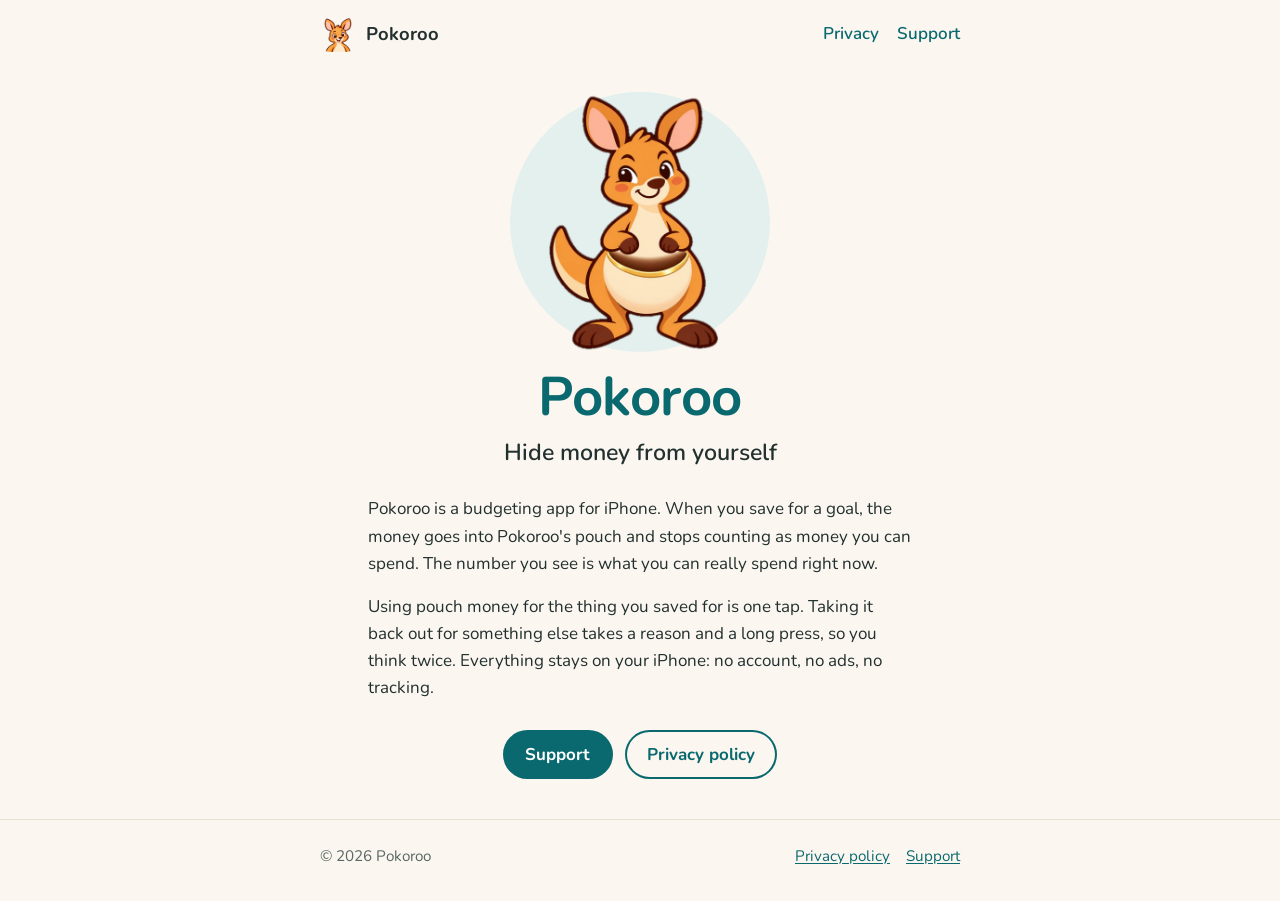
<file: index.html>
<!doctype html>
<html lang="en">
<head>
  <meta charset="utf-8">
  <meta name="viewport" content="width=device-width, initial-scale=1">
  <title>Pokoroo – Hide money from yourself</title>
  <meta name="description" content="Pokoroo is an iPhone budgeting app. Money saved for a goal goes into a kangaroo's pouch and stops counting as money you can spend.">
  <meta name="theme-color" content="#FBF7F0" media="(prefers-color-scheme: light)">
  <meta name="theme-color" content="#121A1A" media="(prefers-color-scheme: dark)">
  <link rel="icon" type="image/png" href="images/app-icon.png">
  <link rel="apple-touch-icon" href="images/app-icon.png">
  <link rel="stylesheet" href="style.css">
</head>
<body>
  <header class="site-header">
    <div class="wrap">
      <a class="brand" href="./" aria-current="page"><img src="images/app-icon.png" alt="" width="36" height="36">Pokoroo</a>
      <nav class="site-nav" aria-label="Site">
        <a href="privacy.html">Privacy</a>
        <a href="support.html">Support</a>
      </nav>
    </div>
  </header>

  <main class="wrap">
    <section class="hero">
      <div class="kangaroo">
        <img src="images/idle.png" alt="Pokoroo the kangaroo, standing with an empty pouch" width="560" height="560">
      </div>
      <h1>Pokoroo</h1>
      <p class="tagline">Hide money from yourself</p>

      <div class="intro">
        <p>Pokoroo is a budgeting app for iPhone. When you save for a goal, the money goes into Pokoroo's pouch and stops counting as money you can spend. The number you see is what you can really spend right now.</p>
        <p>Using pouch money for the thing you saved for is one tap. Taking it back out for something else takes a reason and a long press, so you think twice. Everything stays on your iPhone: no account, no ads, no tracking.</p>
      </div>

      <div class="links">
        <a class="button" href="support.html">Support</a>
        <a class="button secondary" href="privacy.html">Privacy policy</a>
      </div>
    </section>
  </main>

  <footer class="site-footer">
    <div class="wrap">
      <span>© 2026 Pokoroo</span>
      <nav aria-label="Footer">
        <a href="privacy.html">Privacy policy</a>
        <a href="support.html">Support</a>
      </nav>
    </div>
  </footer>
</body>
</html>
</file>
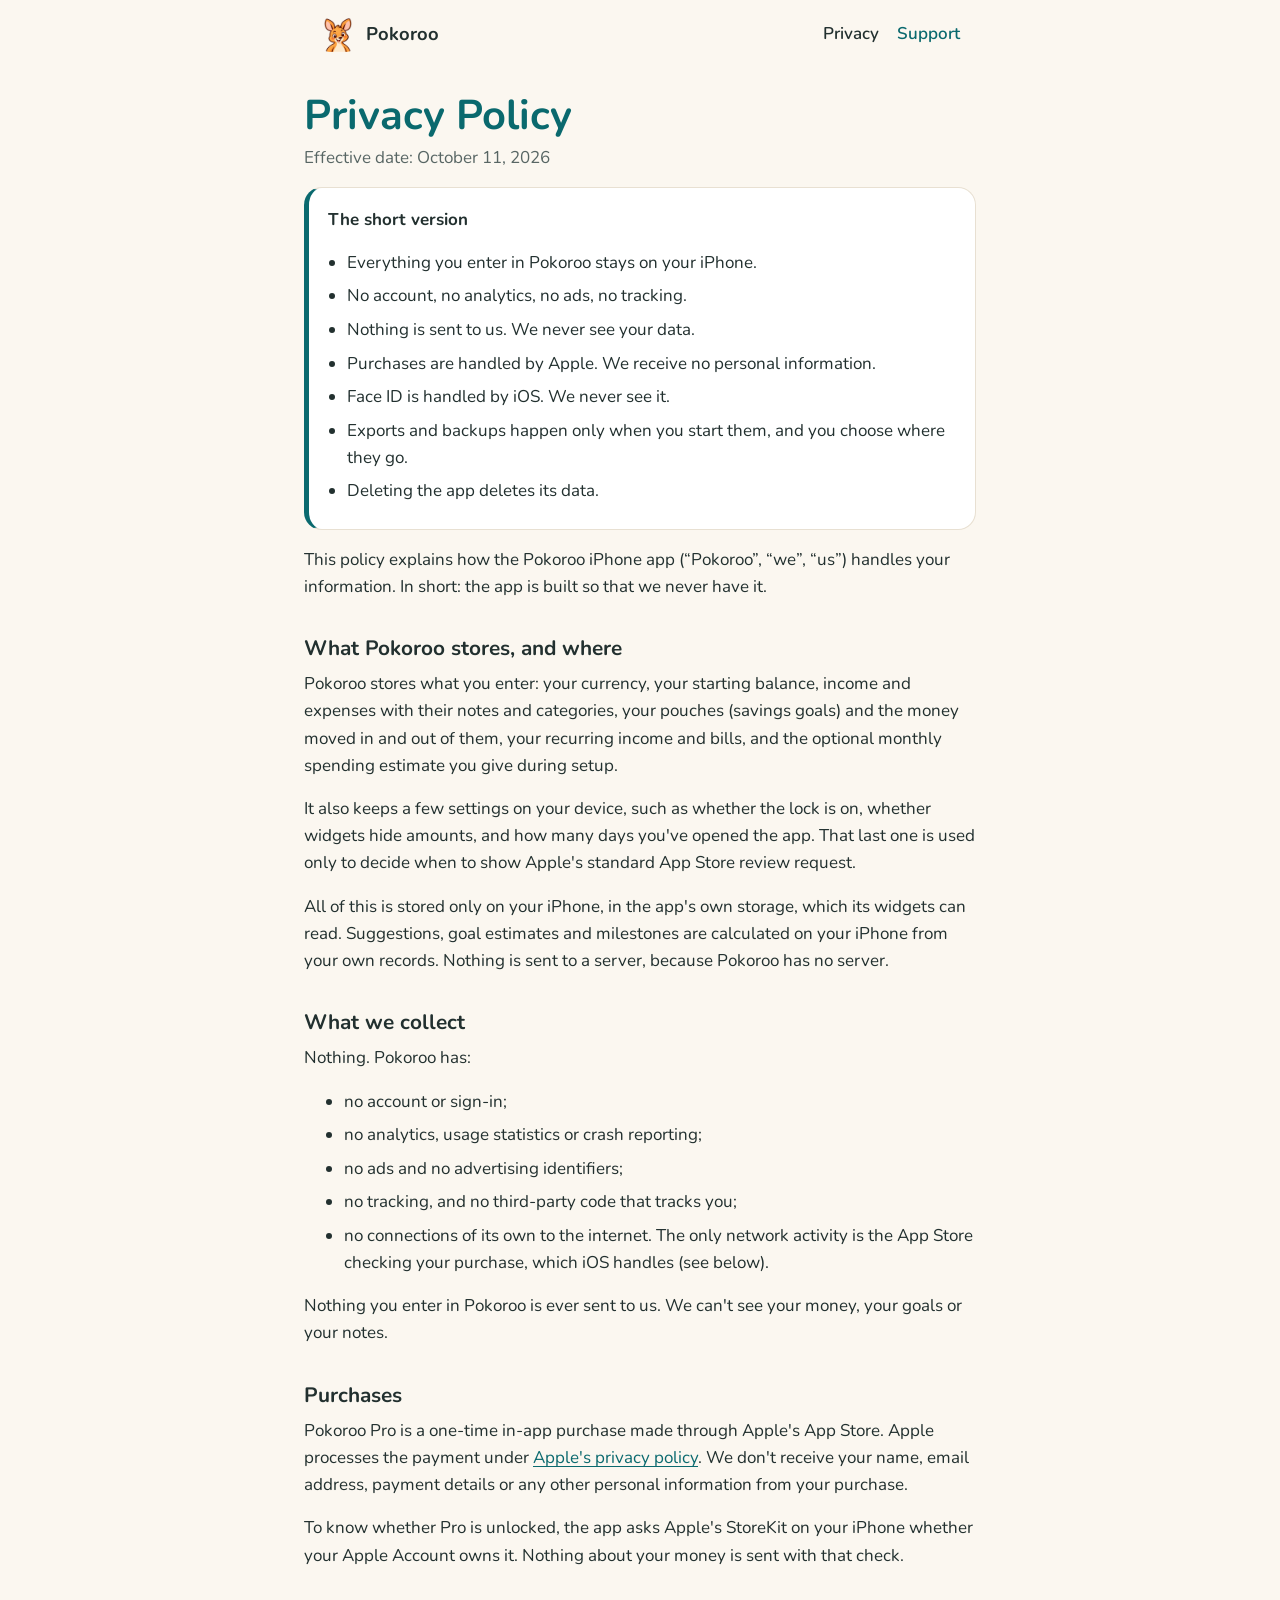
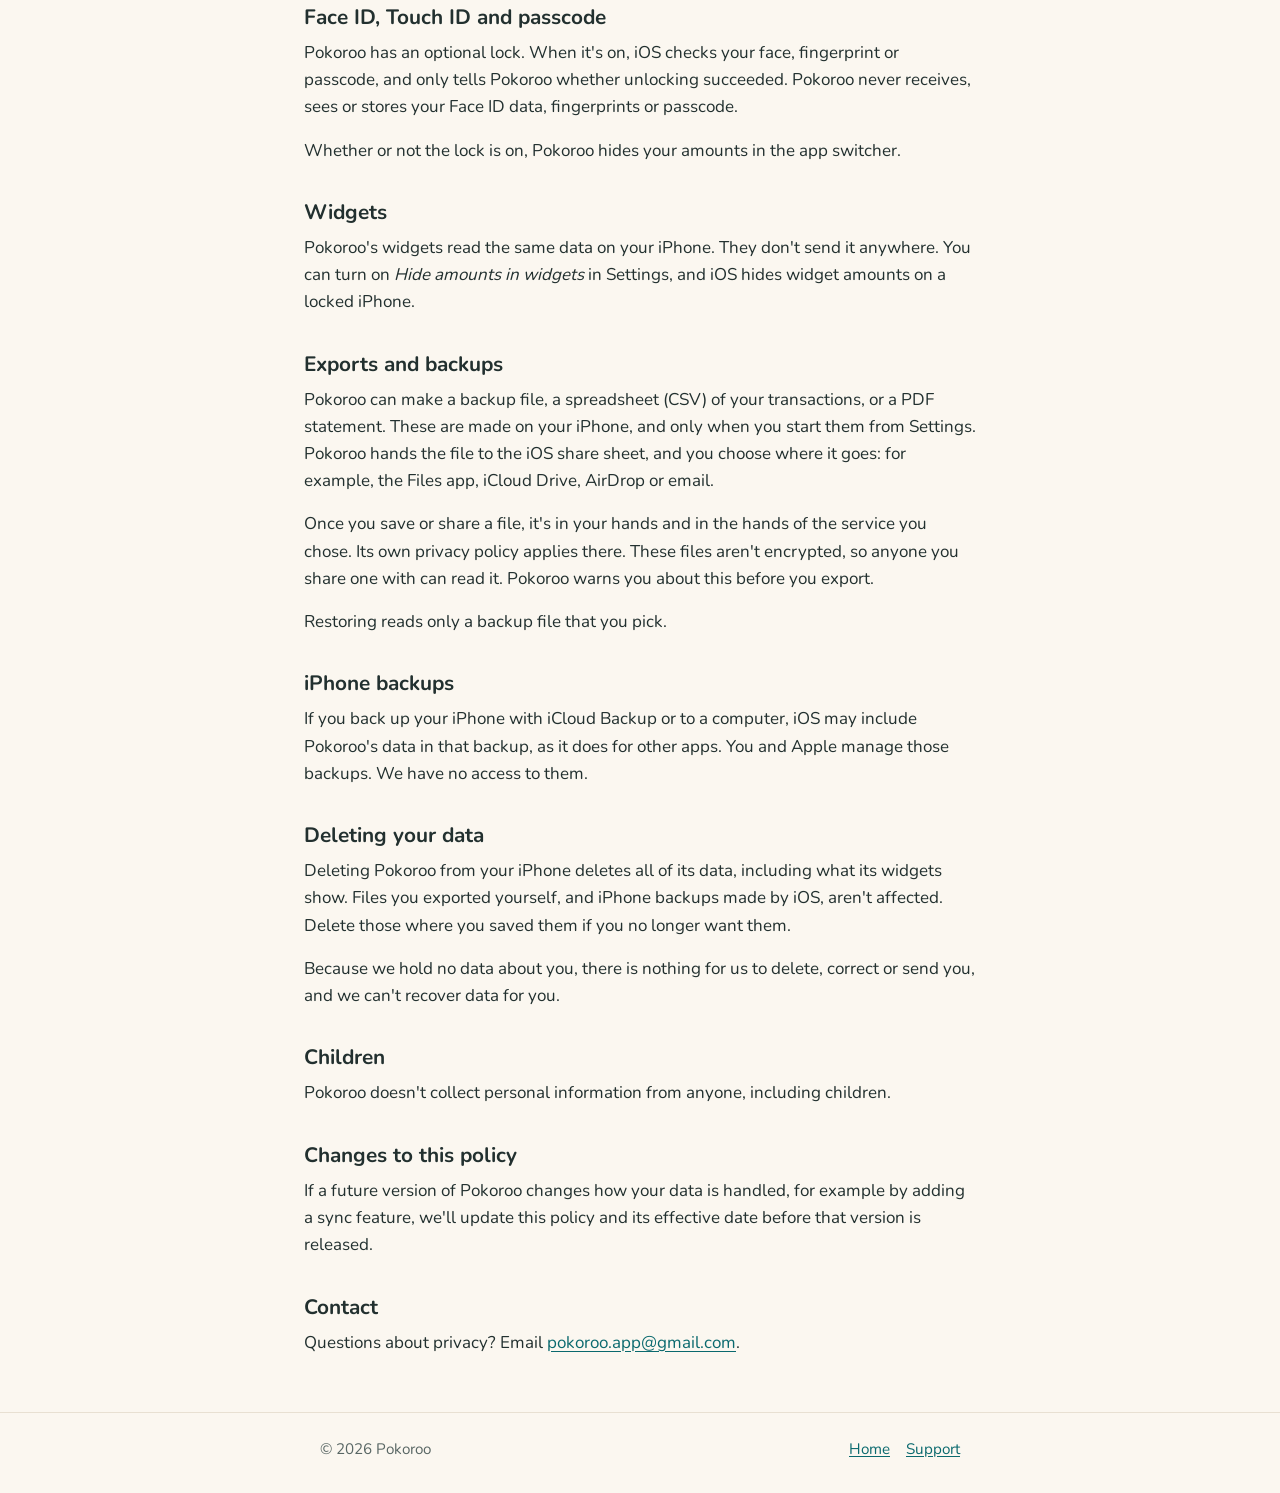
<file: privacy.html>
<!doctype html>
<html lang="en">
<head>
  <meta charset="utf-8">
  <meta name="viewport" content="width=device-width, initial-scale=1">
  <title>Privacy Policy – Pokoroo</title>
  <meta name="description" content="Pokoroo's privacy policy. Your data stays on your iPhone. No account, no analytics, no ads, no tracking.">
  <meta name="theme-color" content="#FBF7F0" media="(prefers-color-scheme: light)">
  <meta name="theme-color" content="#121A1A" media="(prefers-color-scheme: dark)">
  <link rel="icon" type="image/png" href="images/app-icon.png">
  <link rel="apple-touch-icon" href="images/app-icon.png">
  <link rel="stylesheet" href="style.css">
</head>
<body>
  <header class="site-header">
    <div class="wrap">
      <a class="brand" href="./"><img src="images/app-icon.png" alt="" width="36" height="36">Pokoroo</a>
      <nav class="site-nav" aria-label="Site">
        <a href="privacy.html" aria-current="page">Privacy</a>
        <a href="support.html">Support</a>
      </nav>
    </div>
  </header>

  <main class="wrap page">
    <h1>Privacy Policy</h1>
    <p class="meta">Effective date: October 11, 2026</p>

    <div class="card summary">
      <p><strong>The short version</strong></p>
      <ul>
        <li>Everything you enter in Pokoroo stays on your iPhone.</li>
        <li>No account, no analytics, no ads, no tracking.</li>
        <li>Nothing is sent to us. We never see your data.</li>
        <li>Purchases are handled by Apple. We receive no personal information.</li>
        <li>Face ID is handled by iOS. We never see it.</li>
        <li>Exports and backups happen only when you start them, and you choose where they go.</li>
        <li>Deleting the app deletes its data.</li>
      </ul>
    </div>

    <p>This policy explains how the Pokoroo iPhone app (“Pokoroo”, “we”, “us”) handles your information. In short: the app is built so that we never have it.</p>

    <h2>What Pokoroo stores, and where</h2>
    <p>Pokoroo stores what you enter: your currency, your starting balance, income and expenses with their notes and categories, your pouches (savings goals) and the money moved in and out of them, your recurring income and bills, and the optional monthly spending estimate you give during setup.</p>
    <p>It also keeps a few settings on your device, such as whether the lock is on, whether widgets hide amounts, and how many days you've opened the app. That last one is used only to decide when to show Apple's standard App Store review request.</p>
    <p>All of this is stored only on your iPhone, in the app's own storage, which its widgets can read. Suggestions, goal estimates and milestones are calculated on your iPhone from your own records. Nothing is sent to a server, because Pokoroo has no server.</p>

    <h2>What we collect</h2>
    <p>Nothing. Pokoroo has:</p>
    <ul>
      <li>no account or sign-in;</li>
      <li>no analytics, usage statistics or crash reporting;</li>
      <li>no ads and no advertising identifiers;</li>
      <li>no tracking, and no third-party code that tracks you;</li>
      <li>no connections of its own to the internet. The only network activity is the App Store checking your purchase, which iOS handles (see below).</li>
    </ul>
    <p>Nothing you enter in Pokoroo is ever sent to us. We can't see your money, your goals or your notes.</p>

    <h2>Purchases</h2>
    <p>Pokoroo Pro is a one-time in-app purchase made through Apple's App Store. Apple processes the payment under <a href="https://www.apple.com/legal/privacy/">Apple's privacy policy</a>. We don't receive your name, email address, payment details or any other personal information from your purchase.</p>
    <p>To know whether Pro is unlocked, the app asks Apple's StoreKit on your iPhone whether your Apple Account owns it. Nothing about your money is sent with that check.</p>

    <h2>Face ID, Touch ID and passcode</h2>
    <p>Pokoroo has an optional lock. When it's on, iOS checks your face, fingerprint or passcode, and only tells Pokoroo whether unlocking succeeded. Pokoroo never receives, sees or stores your Face ID data, fingerprints or passcode.</p>
    <p>Whether or not the lock is on, Pokoroo hides your amounts in the app switcher.</p>

    <h2>Widgets</h2>
    <p>Pokoroo's widgets read the same data on your iPhone. They don't send it anywhere. You can turn on <em>Hide amounts in widgets</em> in Settings, and iOS hides widget amounts on a locked iPhone.</p>

    <h2>Exports and backups</h2>
    <p>Pokoroo can make a backup file, a spreadsheet (CSV) of your transactions, or a PDF statement. These are made on your iPhone, and only when you start them from Settings. Pokoroo hands the file to the iOS share sheet, and you choose where it goes: for example, the Files app, iCloud Drive, AirDrop or email.</p>
    <p>Once you save or share a file, it's in your hands and in the hands of the service you chose. Its own privacy policy applies there. These files aren't encrypted, so anyone you share one with can read it. Pokoroo warns you about this before you export.</p>
    <p>Restoring reads only a backup file that you pick.</p>

    <h2>iPhone backups</h2>
    <p>If you back up your iPhone with iCloud Backup or to a computer, iOS may include Pokoroo's data in that backup, as it does for other apps. You and Apple manage those backups. We have no access to them.</p>

    <h2>Deleting your data</h2>
    <p>Deleting Pokoroo from your iPhone deletes all of its data, including what its widgets show. Files you exported yourself, and iPhone backups made by iOS, aren't affected. Delete those where you saved them if you no longer want them.</p>
    <p>Because we hold no data about you, there is nothing for us to delete, correct or send you, and we can't recover data for you.</p>

    <h2>Children</h2>
    <p>Pokoroo doesn't collect personal information from anyone, including children.</p>

    <h2>Changes to this policy</h2>
    <p>If a future version of Pokoroo changes how your data is handled, for example by adding a sync feature, we'll update this policy and its effective date before that version is released.</p>

    <h2>Contact</h2>
    <p>Questions about privacy? Email <a href="mailto:pokoroo.app@gmail.com">pokoroo.app@gmail.com</a>.</p>
  </main>

  <footer class="site-footer">
    <div class="wrap">
      <span>© 2026 Pokoroo</span>
      <nav aria-label="Footer">
        <a href="./">Home</a>
        <a href="support.html">Support</a>
      </nav>
    </div>
  </footer>
</body>
</html>
</file>
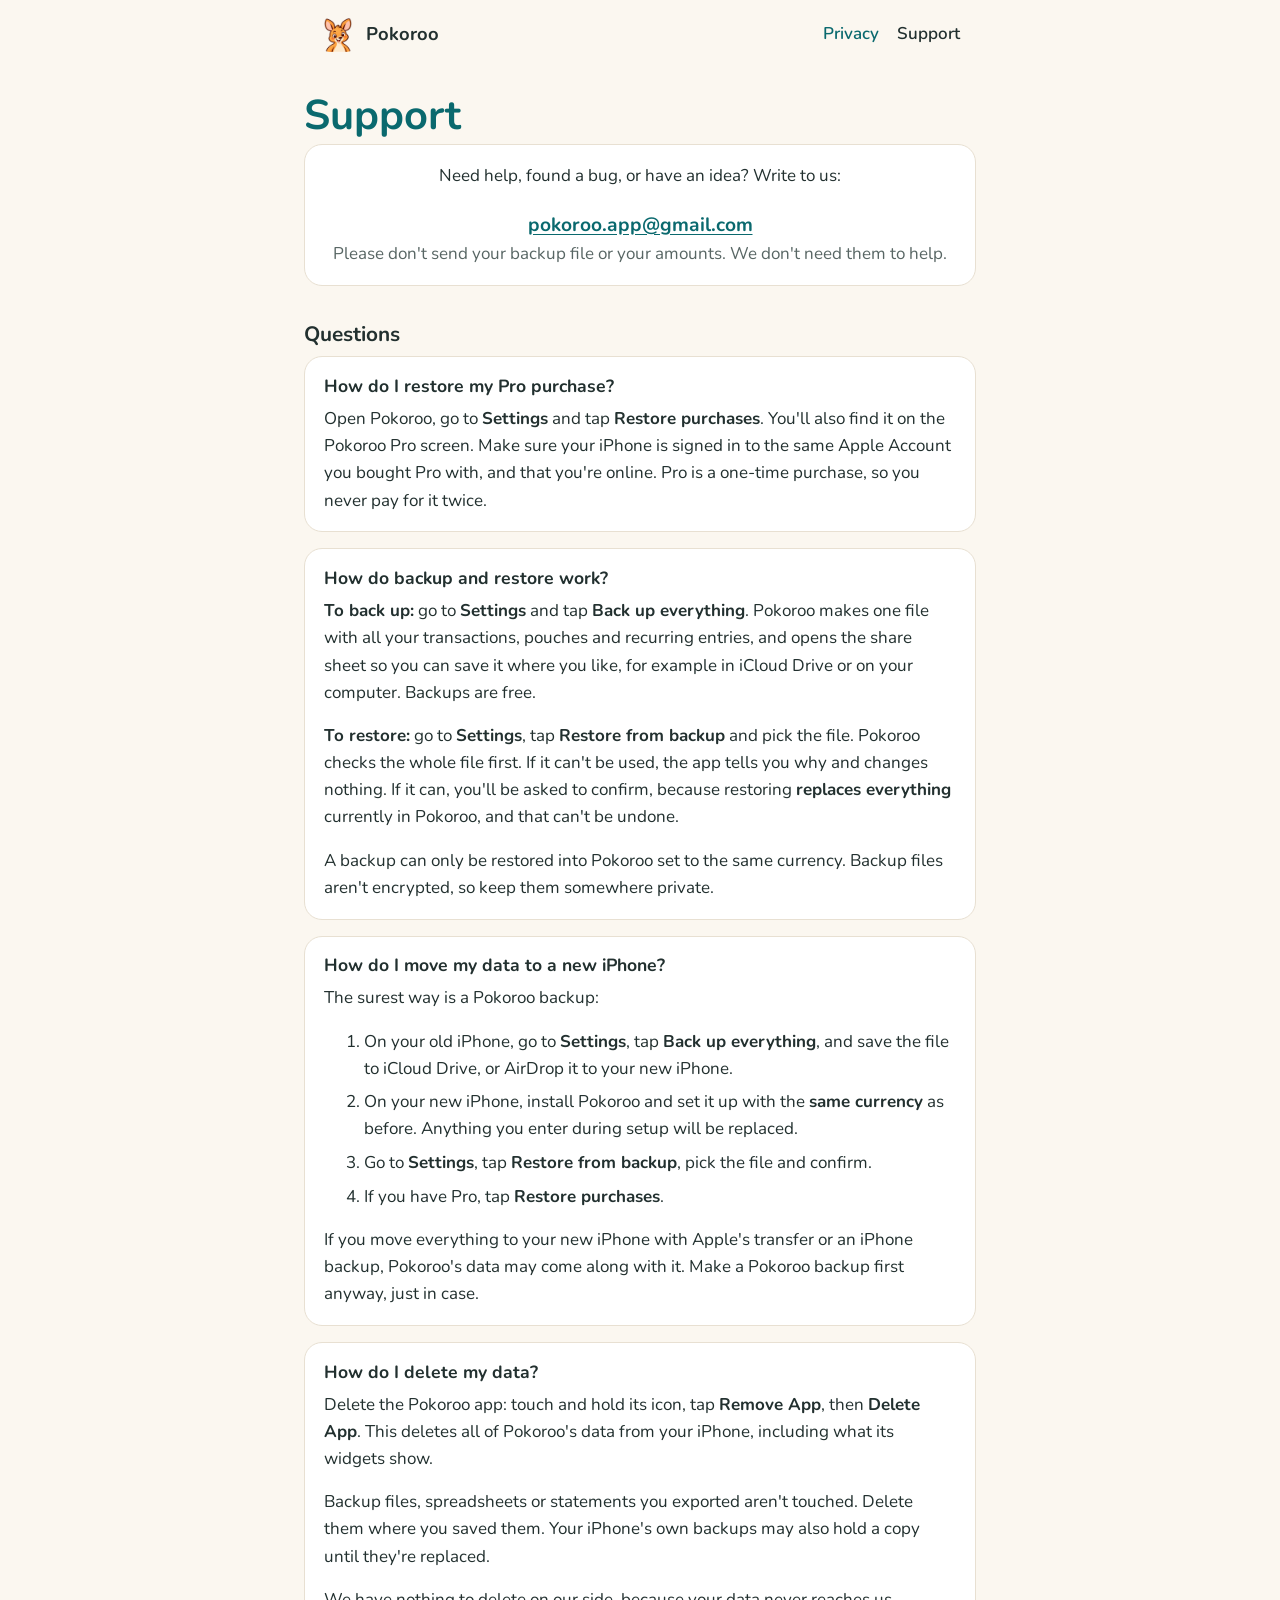
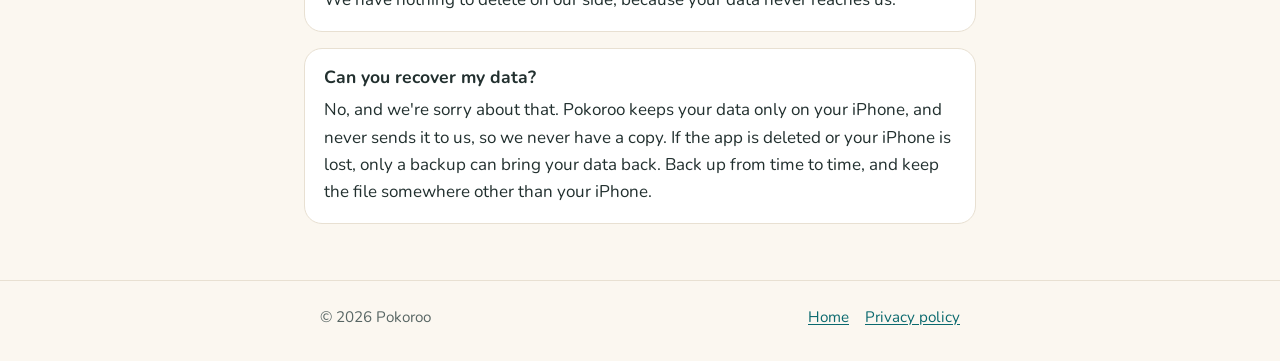
<file: support.html>
<!doctype html>
<html lang="en">
<head>
  <meta charset="utf-8">
  <meta name="viewport" content="width=device-width, initial-scale=1">
  <title>Support – Pokoroo</title>
  <meta name="description" content="Help with Pokoroo: restoring a purchase, backups, moving to a new iPhone and deleting your data.">
  <meta name="theme-color" content="#FBF7F0" media="(prefers-color-scheme: light)">
  <meta name="theme-color" content="#121A1A" media="(prefers-color-scheme: dark)">
  <link rel="icon" type="image/png" href="images/app-icon.png">
  <link rel="apple-touch-icon" href="images/app-icon.png">
  <link rel="stylesheet" href="style.css">
</head>
<body>
  <header class="site-header">
    <div class="wrap">
      <a class="brand" href="./"><img src="images/app-icon.png" alt="" width="36" height="36">Pokoroo</a>
      <nav class="site-nav" aria-label="Site">
        <a href="privacy.html">Privacy</a>
        <a href="support.html" aria-current="page">Support</a>
      </nav>
    </div>
  </header>

  <main class="wrap page">
    <h1>Support</h1>

    <div class="card contact">
      <p>Need help, found a bug, or have an idea? Write to us:</p>
      <a class="email" href="mailto:pokoroo.app@gmail.com">pokoroo.app@gmail.com</a>
      <p class="meta">Please don't send your backup file or your amounts. We don't need them to help.</p>
    </div>

    <h2>Questions</h2>

    <div class="card">
      <h3>How do I restore my Pro purchase?</h3>
      <p>Open Pokoroo, go to <strong>Settings</strong> and tap <strong>Restore purchases</strong>. You'll also find it on the Pokoroo Pro screen. Make sure your iPhone is signed in to the same Apple Account you bought Pro with, and that you're online. Pro is a one-time purchase, so you never pay for it twice.</p>
    </div>

    <div class="card">
      <h3>How do backup and restore work?</h3>
      <p><strong>To back up:</strong> go to <strong>Settings</strong> and tap <strong>Back up everything</strong>. Pokoroo makes one file with all your transactions, pouches and recurring entries, and opens the share sheet so you can save it where you like, for example in iCloud Drive or on your computer. Backups are free.</p>
      <p><strong>To restore:</strong> go to <strong>Settings</strong>, tap <strong>Restore from backup</strong> and pick the file. Pokoroo checks the whole file first. If it can't be used, the app tells you why and changes nothing. If it can, you'll be asked to confirm, because restoring <strong>replaces everything</strong> currently in Pokoroo, and that can't be undone.</p>
      <p>A backup can only be restored into Pokoroo set to the same currency. Backup files aren't encrypted, so keep them somewhere private.</p>
    </div>

    <div class="card">
      <h3>How do I move my data to a new iPhone?</h3>
      <p>The surest way is a Pokoroo backup:</p>
      <ol>
        <li>On your old iPhone, go to <strong>Settings</strong>, tap <strong>Back up everything</strong>, and save the file to iCloud Drive, or AirDrop it to your new iPhone.</li>
        <li>On your new iPhone, install Pokoroo and set it up with the <strong>same currency</strong> as before. Anything you enter during setup will be replaced.</li>
        <li>Go to <strong>Settings</strong>, tap <strong>Restore from backup</strong>, pick the file and confirm.</li>
        <li>If you have Pro, tap <strong>Restore purchases</strong>.</li>
      </ol>
      <p>If you move everything to your new iPhone with Apple's transfer or an iPhone backup, Pokoroo's data may come along with it. Make a Pokoroo backup first anyway, just in case.</p>
    </div>

    <div class="card">
      <h3>How do I delete my data?</h3>
      <p>Delete the Pokoroo app: touch and hold its icon, tap <strong>Remove App</strong>, then <strong>Delete App</strong>. This deletes all of Pokoroo's data from your iPhone, including what its widgets show.</p>
      <p>Backup files, spreadsheets or statements you exported aren't touched. Delete them where you saved them. Your iPhone's own backups may also hold a copy until they're replaced.</p>
      <p>We have nothing to delete on our side, because your data never reaches us.</p>
    </div>

    <div class="card">
      <h3>Can you recover my data?</h3>
      <p>No, and we're sorry about that. Pokoroo keeps your data only on your iPhone, and never sends it to us, so we never have a copy. If the app is deleted or your iPhone is lost, only a backup can bring your data back. Back up from time to time, and keep the file somewhere other than your iPhone.</p>
    </div>
  </main>

  <footer class="site-footer">
    <div class="wrap">
      <span>© 2026 Pokoroo</span>
      <nav aria-label="Footer">
        <a href="./">Home</a>
        <a href="privacy.html">Privacy policy</a>
      </nav>
    </div>
  </footer>
</body>
</html>
</file>
<file: style.css>
/* Pokoroo site. Plain CSS, no external requests. */

/* Nunito, self-hosted. SIL Open Font License, see fonts/OFL.txt. */
@font-face {
  font-family: "Nunito";
  src: url("fonts/nunito.woff2") format("woff2");
  font-weight: 200 1000;
  font-style: normal;
  font-display: swap;
}

:root {
  color-scheme: light dark;

  --teal: #0A696E;
  --teal-strong: #08575B;
  --bg: #FBF7F0;
  --surface: #FFFFFF;
  --text: #22302F;
  --muted: #586664;
  --border: #E8E0D2;
  --halo: #E3F0EE;
  --link: var(--teal);
  --on-teal: #FFFFFF;

  --radius: 18px;
  --font: "Nunito", ui-rounded, "Hiragino Maru Gothic ProN", "Arial Rounded MT",
    "Arial Rounded MT Bold", Calibri, sans-serif;
}

@media (prefers-color-scheme: dark) {
  :root {
    --teal: #5BC0C4;
    --teal-strong: #7FD3D6;
    --bg: #121A1A;
    --surface: #1B2626;
    --text: #ECE7DE;
    --muted: #A9B4B2;
    --border: #2C3A3A;
    --halo: #18393A;
    --link: #7FD3D6;
    --on-teal: #0B2223;
  }
}

*,
*::before,
*::after {
  box-sizing: border-box;
}

html {
  -webkit-text-size-adjust: 100%;
  text-size-adjust: 100%;
}

body {
  margin: 0;
  background: var(--bg);
  color: var(--text);
  font-family: var(--font);
  font-size: 1.0625rem;
  line-height: 1.6;
  overflow-wrap: break-word;
}

img {
  max-width: 100%;
  height: auto;
}

a {
  color: var(--link);
  text-underline-offset: 0.15em;
}

a:focus-visible {
  outline: 3px solid var(--teal);
  outline-offset: 3px;
  border-radius: 6px;
}

.wrap {
  max-width: 42rem;
  margin: 0 auto;
  padding: 0 1rem;
}

/* Header */

.site-header {
  padding: 1rem 0;
}

.site-header .wrap {
  display: flex;
  align-items: center;
  justify-content: space-between;
  gap: 1rem;
  flex-wrap: wrap;
}

.brand {
  display: inline-flex;
  align-items: center;
  gap: 0.6rem;
  color: var(--text);
  text-decoration: none;
  font-weight: 700;
  font-size: 1.15rem;
}

.brand img {
  width: 36px;
  height: 36px;
  border-radius: 9px;
}

.site-nav {
  display: flex;
  gap: 1.1rem;
}

.site-nav a {
  text-decoration: none;
  font-weight: 600;
}

.site-nav a[aria-current="page"] {
  color: var(--text);
}

/* Home */

.hero {
  text-align: center;
  padding: 1.5rem 0 2.5rem;
}

/* The circle sits behind the kangaroo without clipping its feet. */
.kangaroo {
  width: min(260px, 70vw);
  margin: 0 auto;
  border-radius: 50%;
  background: var(--halo);
}

.kangaroo img {
  display: block;
  width: 100%;
}

.hero h1 {
  margin: 1rem 0 0;
  color: var(--teal);
  font-size: clamp(2.4rem, 9vw, 3.4rem);
  line-height: 1.1;
  letter-spacing: -0.01em;
}

.tagline {
  margin: 0.4rem 0 0;
  font-size: clamp(1.2rem, 4.5vw, 1.45rem);
  font-weight: 600;
}

.intro {
  max-width: 34rem;
  margin: 1.5rem auto 0;
  text-align: left;
}

.intro p {
  margin: 0 0 1rem;
}

.links {
  display: flex;
  flex-wrap: wrap;
  justify-content: center;
  gap: 0.75rem;
  margin-top: 1.75rem;
}

.button {
  display: inline-block;
  padding: 0.7rem 1.4rem;
  border-radius: 999px;
  background: var(--teal);
  color: var(--on-teal);
  font-weight: 700;
  text-decoration: none;
}

.button:hover {
  background: var(--teal-strong);
}

.button.secondary {
  background: transparent;
  color: var(--link);
  box-shadow: inset 0 0 0 2px var(--teal);
}

.button.secondary:hover {
  background: var(--halo);
}

/* Text pages */

.page {
  padding: 1rem 0 2.5rem;
}

.page h1 {
  margin: 0.5rem 0 0.25rem;
  color: var(--teal);
  font-size: clamp(2rem, 7vw, 2.6rem);
  line-height: 1.15;
}

.page h2 {
  margin: 2.2rem 0 0.5rem;
  font-size: 1.3rem;
  line-height: 1.3;
}

.page h3 {
  margin: 0 0 0.4rem;
  font-size: 1.1rem;
  line-height: 1.35;
}

.page p,
.page ul,
.page ol {
  margin: 0 0 1rem;
}

.page li {
  margin-bottom: 0.4rem;
}

.meta {
  color: var(--muted);
  margin-top: 0;
}

.card {
  background: var(--surface);
  border: 1px solid var(--border);
  border-radius: var(--radius);
  padding: 1.1rem 1.2rem;
  margin: 0 0 1rem;
}

.card > :last-child {
  margin-bottom: 0;
}

.summary {
  border-left: 5px solid var(--teal);
}

.summary ul {
  padding-left: 1.2rem;
}

.contact {
  text-align: center;
}

.contact .email {
  display: inline-block;
  margin-top: 0.25rem;
  font-size: 1.2rem;
  font-weight: 700;
}

/* Footer */

.site-footer {
  border-top: 1px solid var(--border);
  padding: 1.5rem 0 2rem;
  color: var(--muted);
  font-size: 0.95rem;
}

.site-footer .wrap {
  display: flex;
  flex-wrap: wrap;
  gap: 0.5rem 1.25rem;
  justify-content: space-between;
}

.site-footer nav {
  display: flex;
  flex-wrap: wrap;
  gap: 1rem;
}
</file>
